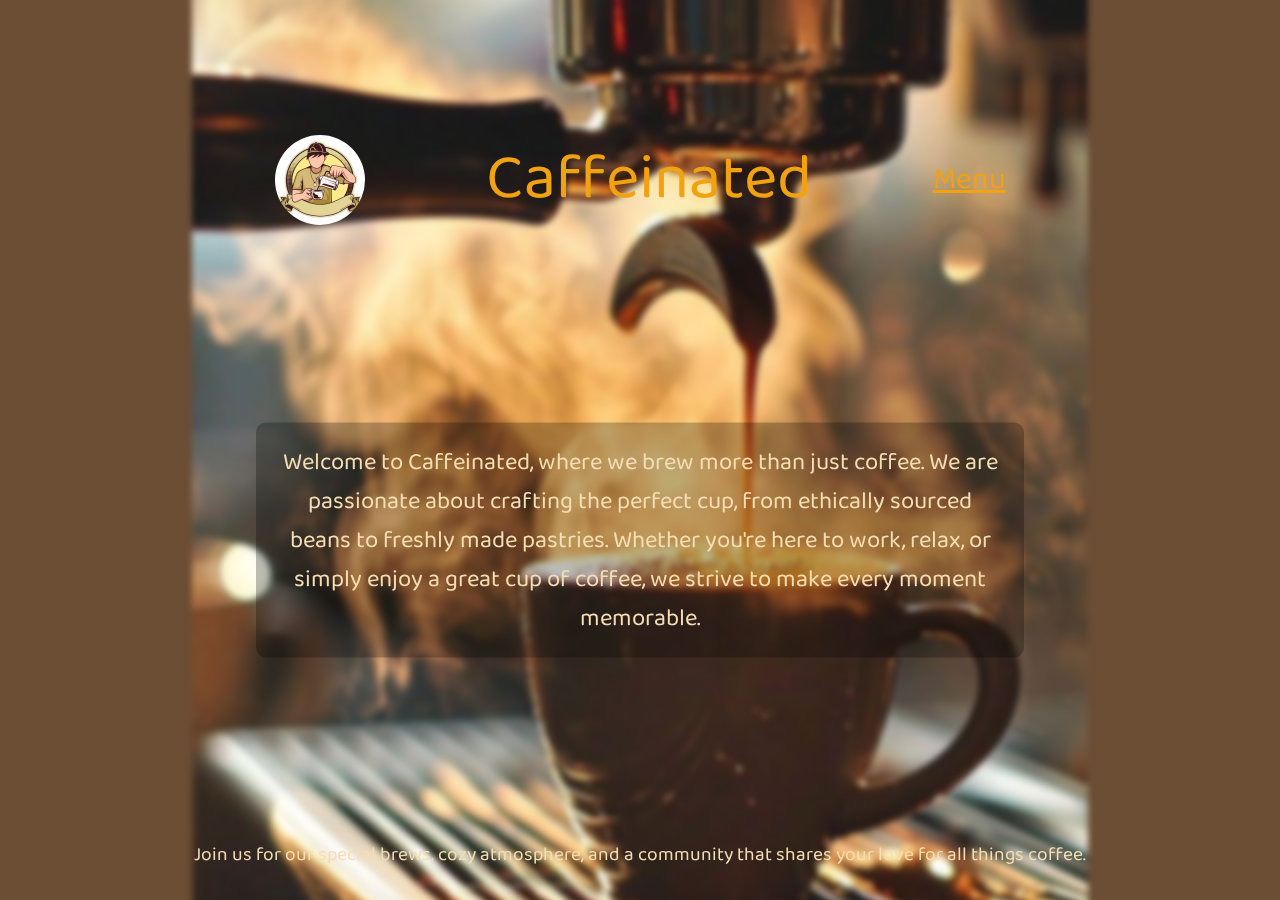
<file: index.html>
<!DOCTYPE html>
<html lang="en">
<head>
    <link rel="preconnect" href="https://fonts.googleapis.com">
    <link rel="preconnect" href="https://fonts.gstatic.com" crossorigin>
    <link href="https://fonts.googleapis.com/css2?family=Baloo+Bhai+2:wght@400..800&display=swap" rel="stylesheet">
    <meta charset="UTF-8">
    <meta name="viewport" content="width=device-width, initial-scale=1.0">
    <title>Caffeinated</title>
    <link rel="shortcut icon" href="logo2.jpeg" type="image/x-icon">
    <link rel="stylesheet" href="styles.css"> <!-- Link to CSS -->
</head>
<body>
    <div class="background"></div> <!-- Background div -->

    <div class="image-container"> <!-- New container for image and header -->
        <img src="images\Hot Coffee ☕.jpeg" alt="Main Image" class="main-image"> <!-- Main image -->

        <div class="header"> <!-- Header div for site name and menu -->
            <img src="images\logo2.jpeg" alt="Logo" class="logo"> <!-- Logo -->
            <span class="site-name">Caffeinated</span>
            <div class="menu-title"><a href="menu.html">Menu</a></div> <!-- Menu title -->
        </div>
        <div class="about-us">
            <p>
                Welcome to Caffeinated, where we brew more than just coffee. We are passionate about crafting
                the perfect cup, from ethically sourced beans to freshly made pastries. Whether you're here to work,
                relax, or simply enjoy a great cup of coffee, we strive to make every moment memorable.
            </p>
        </div>
        <div class="footer-text">
            Join us for our special brews, cozy atmosphere, and a community that shares your love for all things coffee.
        </div>
        
        
        
    </div>
</body>
</html>
</file>
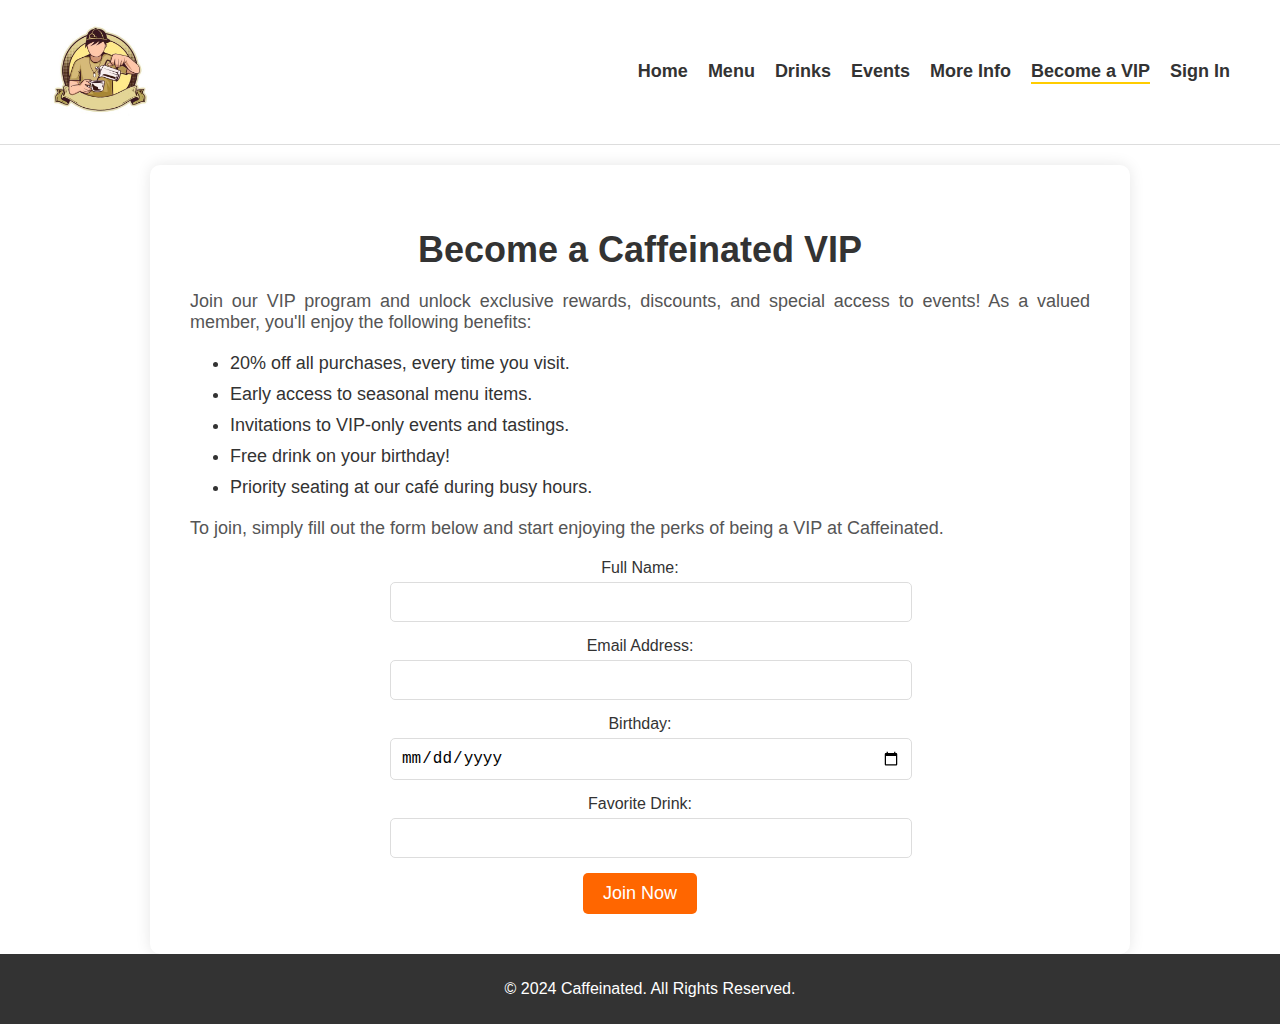
<file: become-vip.html>
<!DOCTYPE html>
<html lang="en">
<head>
    <link rel="preconnect" href="https://fonts.googleapis.com">
    <link rel="preconnect" href="https://fonts.gstatic.com" crossorigin>
    <link href="https://fonts.googleapis.com/css2?family=Baloo+Bhai+2:wght@400..800&display=swap" rel="stylesheet">
    <meta charset="UTF-8">
    <meta name="viewport" content="width=device-width, initial-scale=1.0">
    <title>Become a VIP - Caffeinated</title>
    <link rel="shortcut icon" href="images\logo2.jpeg" type="image/x-icon">
    <link rel="stylesheet" href="become-vip.css"> <!-- Link to VIP CSS -->
</head>
<body>
    <!-- Navigation -->
    <header>
        <div class="logo">
            <img src="images\logo2.jpeg" alt="Caffeinated Logo">
        </div>
        <nav>
            <a href="index.html">Home</a>
            <a href="menu.html">Menu</a>
            <a href="drinks.html">Drinks</a>
            <a href="events.html">Events</a>
            <a href="moreinfo.html">More Info</a>
            <a href="become-vip.html" class="active">Become a VIP</a>
            <a href="sign-in.html">Sign In</a>
        </nav>
    </header>

    <!-- VIP Section -->
    <section class="vip-section">
        <h1>Become a Caffeinated VIP</h1>
        <p>Join our VIP program and unlock exclusive rewards, discounts, and special access to events! As a valued member, you'll enjoy the following benefits:</p>

        <ul class="vip-benefits">
            <li>20% off all purchases, every time you visit.</li>
            <li>Early access to seasonal menu items.</li>
            <li>Invitations to VIP-only events and tastings.</li>
            <li>Free drink on your birthday!</li>
            <li>Priority seating at our café during busy hours.</li>
        </ul>

        <p>To join, simply fill out the form below and start enjoying the perks of being a VIP at Caffeinated.</p>

        <form class="vip-form">
            <div class="form-group">
                <label for="name">Full Name:</label>
                <input type="text" id="name" name="name" required>
            </div>
            <div class="form-group">
                <label for="email">Email Address:</label>
                <input type="email" id="email" name="email" required>
            </div>
            <div class="form-group">
                <label for="birthday">Birthday:</label>
                <input type="date" id="birthday" name="birthday" required>
            </div>
            <div class="form-group">
                <label for="favorite-drink">Favorite Drink:</label>
                <input type="text" id="favorite-drink" name="favorite-drink">
            </div>
            <button type="submit" class="submit-btn">Join Now</button>
        </form>
    </section>

    <!-- Footer -->
    <footer>
        <p>&copy; 2024 Caffeinated. All Rights Reserved.</p>
    </footer>
</body>
</html>
</file>
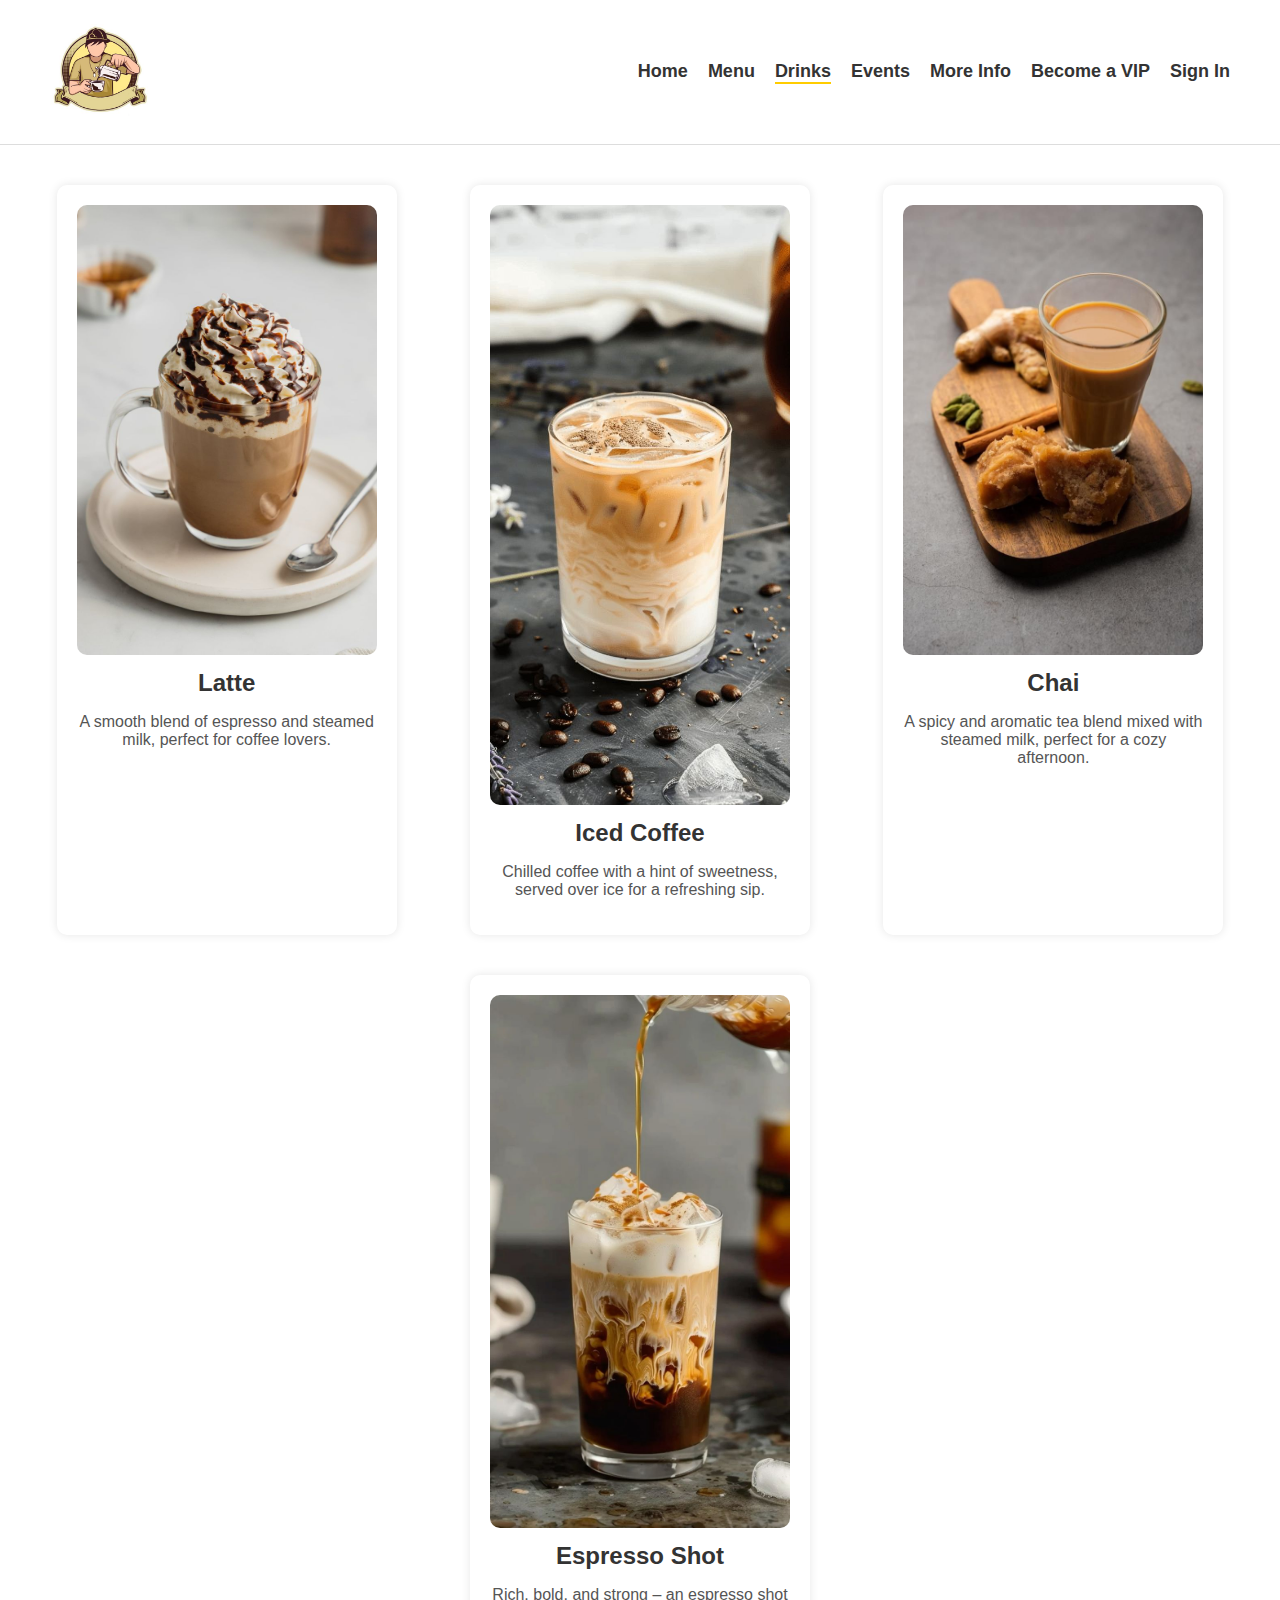
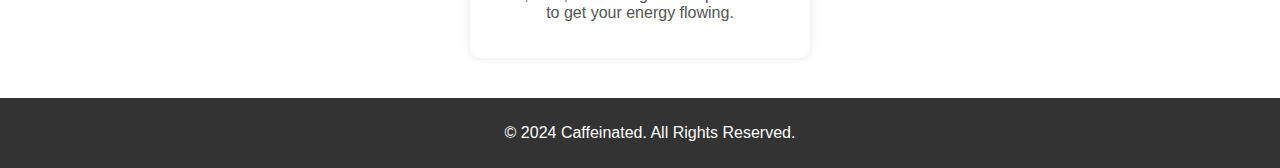
<file: drinks.html>
<!DOCTYPE html>
<html lang="en">
<head>
    <link rel="preconnect" href="https://fonts.googleapis.com">
    <link rel="preconnect" href="https://fonts.gstatic.com" crossorigin>
    <link href="https://fonts.googleapis.com/css2?family=Baloo+Bhai+2:wght@400..800&display=swap" rel="stylesheet">
    <meta charset="UTF-8">
    <meta name="viewport" content="width=device-width, initial-scale=1.0">
    <title>Drinks - Caffeinated</title>
    <link rel="shortcut icon" href="images\logo2.jpeg" type="image/x-icon">
    <link rel="stylesheet" href="drinks.css"> <!-- Link to the CSS for Drinks -->
</head>
<body>
    <!-- Navigation -->
    <header>
        <div class="logo">
            <img src="images\logo2.jpeg" alt="Caffeinated Logo">
        </div>
        <nav>
            <a href="index.html">Home</a>
            <a href="menu.html">Menu</a>
            <a href="drinks.html" class="active">Drinks</a>
            <a href="events.html">Events</a>
            <a href="moreinfo.html">More Info</a>
            <a href="become-vip.html">Become a VIP</a>
            <a href="sign-in.html">Sign In</a>
        </nav>
    </header>

    <!-- Drinks Section -->
    <section class="menu-items">
        <!-- Drink Item 1 -->
        <div class="menu-item">
            <img src="images\Homemade Hot Mocha Latte.jpeg" alt="Latte">
            <div class="item-info">
                <h2>Latte</h2>
                <p>A smooth blend of espresso and steamed milk, perfect for coffee lovers.</p>
            </div>
        </div>

        <!-- Drink Item 2 -->
        <div class="menu-item">
            <img src="images\Lavender Honey Iced Coffee [15 Minutes].jpeg" alt="Iced Coffee">
            <div class="item-info">
                <h2>Iced Coffee</h2>
                <p>Chilled coffee with a hint of sweetness, served over ice for a refreshing sip.</p>
            </div>
        </div>

        <!-- Drink Item 3 -->
        <div class="menu-item">
            <img src="images\Download Jaggery tea or Gur ki chai with ingredients like gud, ginger or adrak, green cardamom and cinnamon for free.jpeg" alt="Chai Latte">
            <div class="item-info">
                <h2>Chai</h2>
                <p>A spicy and aromatic tea blend mixed with steamed milk, perfect for a cozy afternoon.</p>
            </div>
        </div>

        <!-- Drink Item 4 -->
        <div class="menu-item">
            <img src="images\coffee espresso icedcoffee morningcoffee vlog dailyvlog coffeerecipes coffecorner foodie aesthetic.jpeg" alt="Espresso Shot">
            <div class="item-info">
                <h2>Espresso Shot</h2>
                <p>Rich, bold, and strong – an espresso shot to get your energy flowing.</p>
            </div>
        </div>
    </section>

    <!-- Footer -->
    <footer>
        <p>&copy; 2024 Caffeinated. All Rights Reserved.</p>
    </footer>
</body>
</html>
</file>
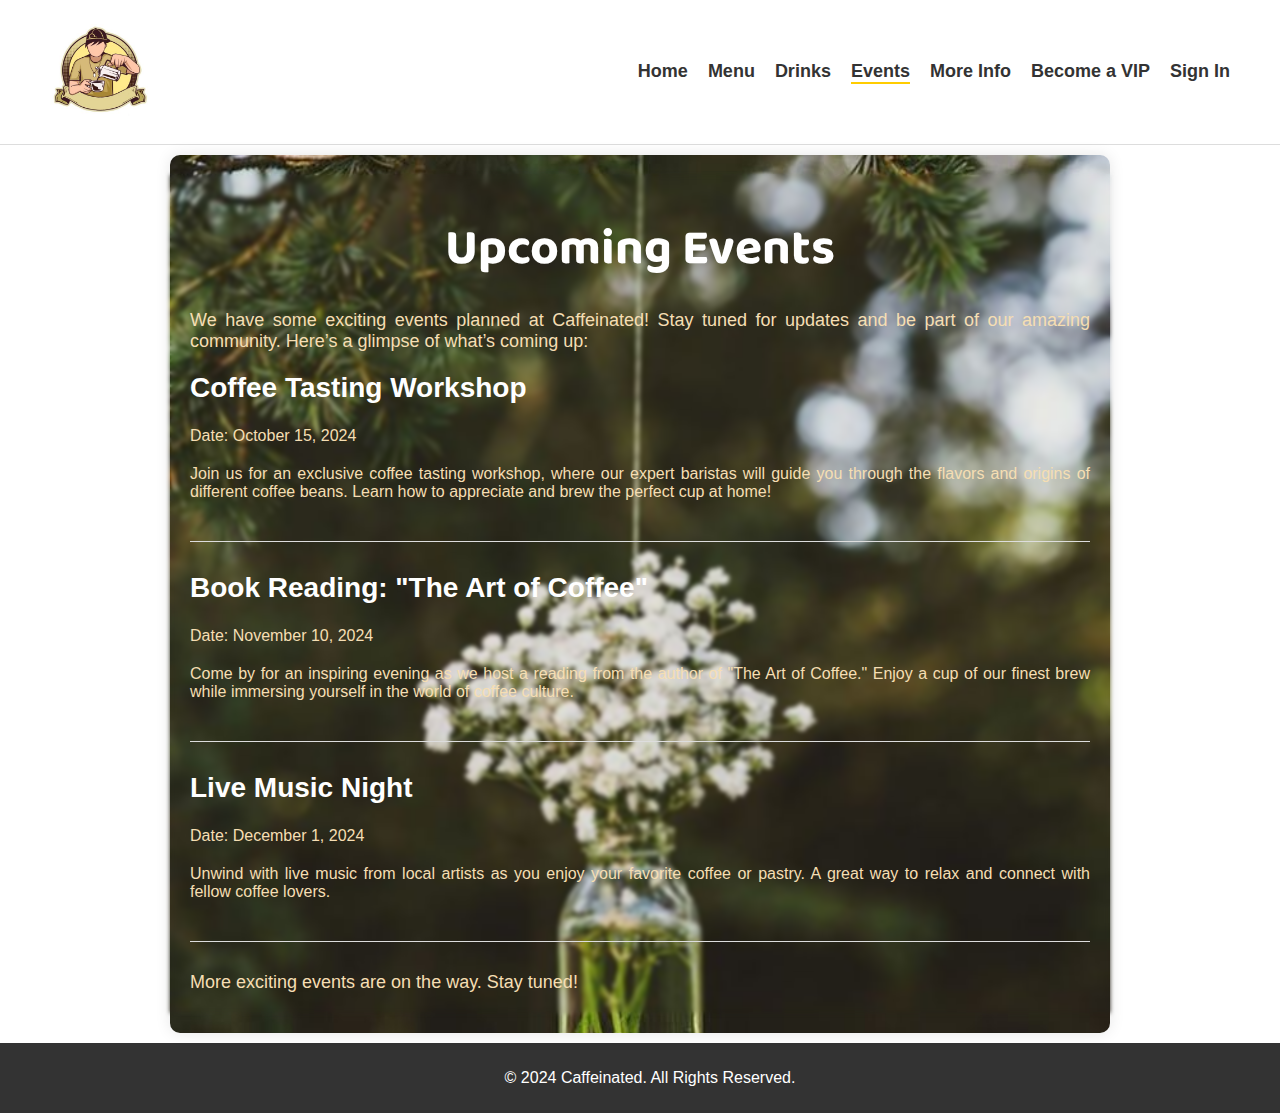
<file: events.html>
<!DOCTYPE html>
<html lang="en">
<head>
    <link rel="preconnect" href="https://fonts.googleapis.com">
    <link rel="preconnect" href="https://fonts.gstatic.com" crossorigin>
    <link href="https://fonts.googleapis.com/css2?family=Baloo+Bhai+2:wght@400..800&display=swap" rel="stylesheet">
    <meta charset="UTF-8">
    <meta name="viewport" content="width=device-width, initial-scale=1.0">
    <title>Events - Caffeinated</title>
    <link rel="shortcut icon" href="images\logo2.jpeg" type="image/x-icon">
    <link rel="stylesheet" href="events.css"> <!-- Link to the Events CSS -->
</head>
<body>
    <!-- Navigation -->
    <header>
        <div class="logo">
            <img src="images\logo2.jpeg" alt="Caffeinated Logo">
        </div>
        <nav>
            <a href="index.html">Home</a>
            <a href="menu.html">Menu</a>
            <a href="drinks.html">Drinks</a>
            <a href="events.html" class="active">Events</a>
            <a href="moreinfo.html">More Info</a>
            <a href="become-vip.html">Become a VIP</a>
            <a href="sign-in.html">Sign In</a>
        </nav>
    </header>

    <!-- Events Section -->
    <section class="events">
        <h1>Upcoming Events</h1>
        <p>We have some exciting events planned at Caffeinated! Stay tuned for updates and be part of our amazing community. Here’s a glimpse of what’s coming up:</p>
        
        <div class="event-item">
            <h2>Coffee Tasting Workshop</h2>
            <p>Date: October 15, 2024</p>
            <p>Join us for an exclusive coffee tasting workshop, where our expert baristas will guide you through the flavors and origins of different coffee beans. Learn how to appreciate and brew the perfect cup at home!</p>
        </div>

        <div class="event-item">
            <h2>Book Reading: "The Art of Coffee"</h2>
            <p>Date: November 10, 2024</p>
            <p>Come by for an inspiring evening as we host a reading from the author of "The Art of Coffee." Enjoy a cup of our finest brew while immersing yourself in the world of coffee culture.</p>
        </div>

        <div class="event-item">
            <h2>Live Music Night</h2>
            <p>Date: December 1, 2024</p>
            <p>Unwind with live music from local artists as you enjoy your favorite coffee or pastry. A great way to relax and connect with fellow coffee lovers.</p>
        </div>

        <p class="coming-soon">More exciting events are on the way. Stay tuned!</p>
    </section>

    <!-- Footer -->
    <footer>
        <p>&copy; 2024 Caffeinated. All Rights Reserved.</p>
    </footer>
</body>
</html>
</file>
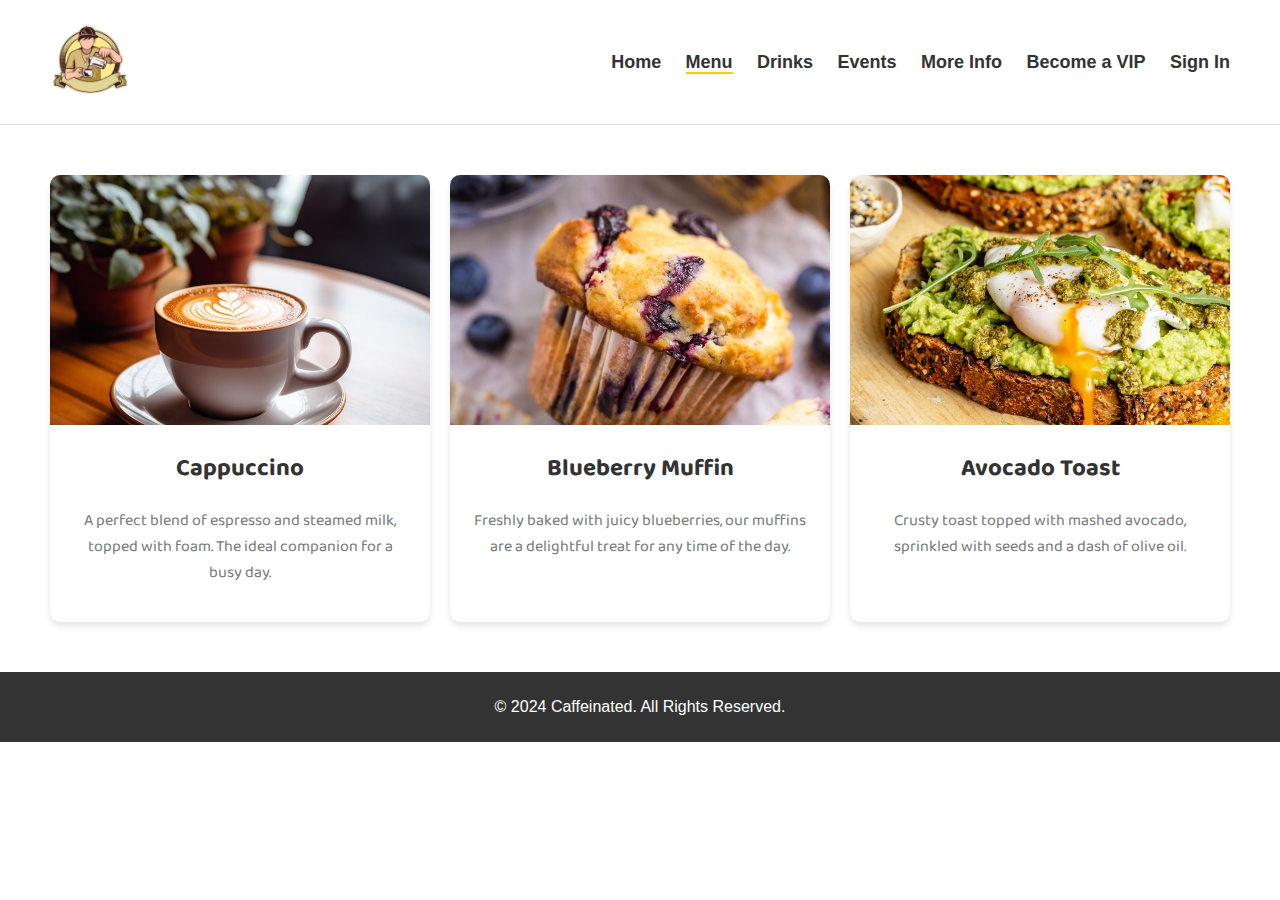
<file: menu.html>
<!DOCTYPE html>
<html lang="en">
<head>
    <link rel="preconnect" href="https://fonts.googleapis.com">
    <link rel="preconnect" href="https://fonts.gstatic.com" crossorigin>
    <link href="https://fonts.googleapis.com/css2?family=Baloo+Bhai+2:wght@400..800&display=swap" rel="stylesheet">
    <meta charset="UTF-8">
    <meta name="viewport" content="width=device-width, initial-scale=1.0">
    <title>Menu - Caffeinated</title>
    <link rel="shortcut icon" href="images\logo2.jpeg" type="image/x-icon">
    <link rel="stylesheet" href="menu.css"> <!-- Link to your CSS -->
</head>
<body>
    <!-- Navigation -->
    <header>
        <div class="logo">
            <img src="images\logo2.jpeg" alt="Caffeinated Logo">
        </div>
        <nav>
            <a href="index.html">Home</a>
            <a href="menu.html" class="active">Menu</a>
            <a href="drinks.html">Drinks</a>
            <a href="events.html">Events</a>
            <a href="moreinfo.html">More Info</a>
            <a href="become-vip.html">Become a VIP</a>
            <a href="sign-in.html">Sign In</a>
        </nav>
    </header>
        <!-- Menu Items Section -->
        <section class="menu-items">
            <!-- Food Item 1 -->
            <div class="menu-item">
                <img src="images\cappuccino.jpeg" alt="Cappuccino">
                <div class="item-info">
                    <h2>Cappuccino</h2>
                    <p>A perfect blend of espresso and steamed milk, topped with foam. The ideal companion for a busy day.</p>
                </div>
            </div>
            
            <!-- Food Item 2 -->
            <div class="menu-item">
                <img src="images\Blueberry Muffin.jpeg" alt="Blueberry Muffin">
                <div class="item-info">
                    <h2>Blueberry Muffin</h2>
                    <p>Freshly baked with juicy blueberries, our muffins are a delightful treat for any time of the day.</p>
                </div>
            </div>
    
            <!-- Food Item 3 -->
            <div class="menu-item">
                <img src="images\Avocado Toast.jpeg" alt="Avocado Toast">
                <div class="item-info">
                    <h2>Avocado Toast</h2>
                    <p>Crusty toast topped with mashed avocado, sprinkled with seeds and a dash of olive oil.</p>
                </div>
            </div>
            
        </section>
    

    <!-- Footer -->
    <footer>
        <p>&copy; 2024 Caffeinated. All Rights Reserved.</p>
    </footer>
</body>
</html>
</file>
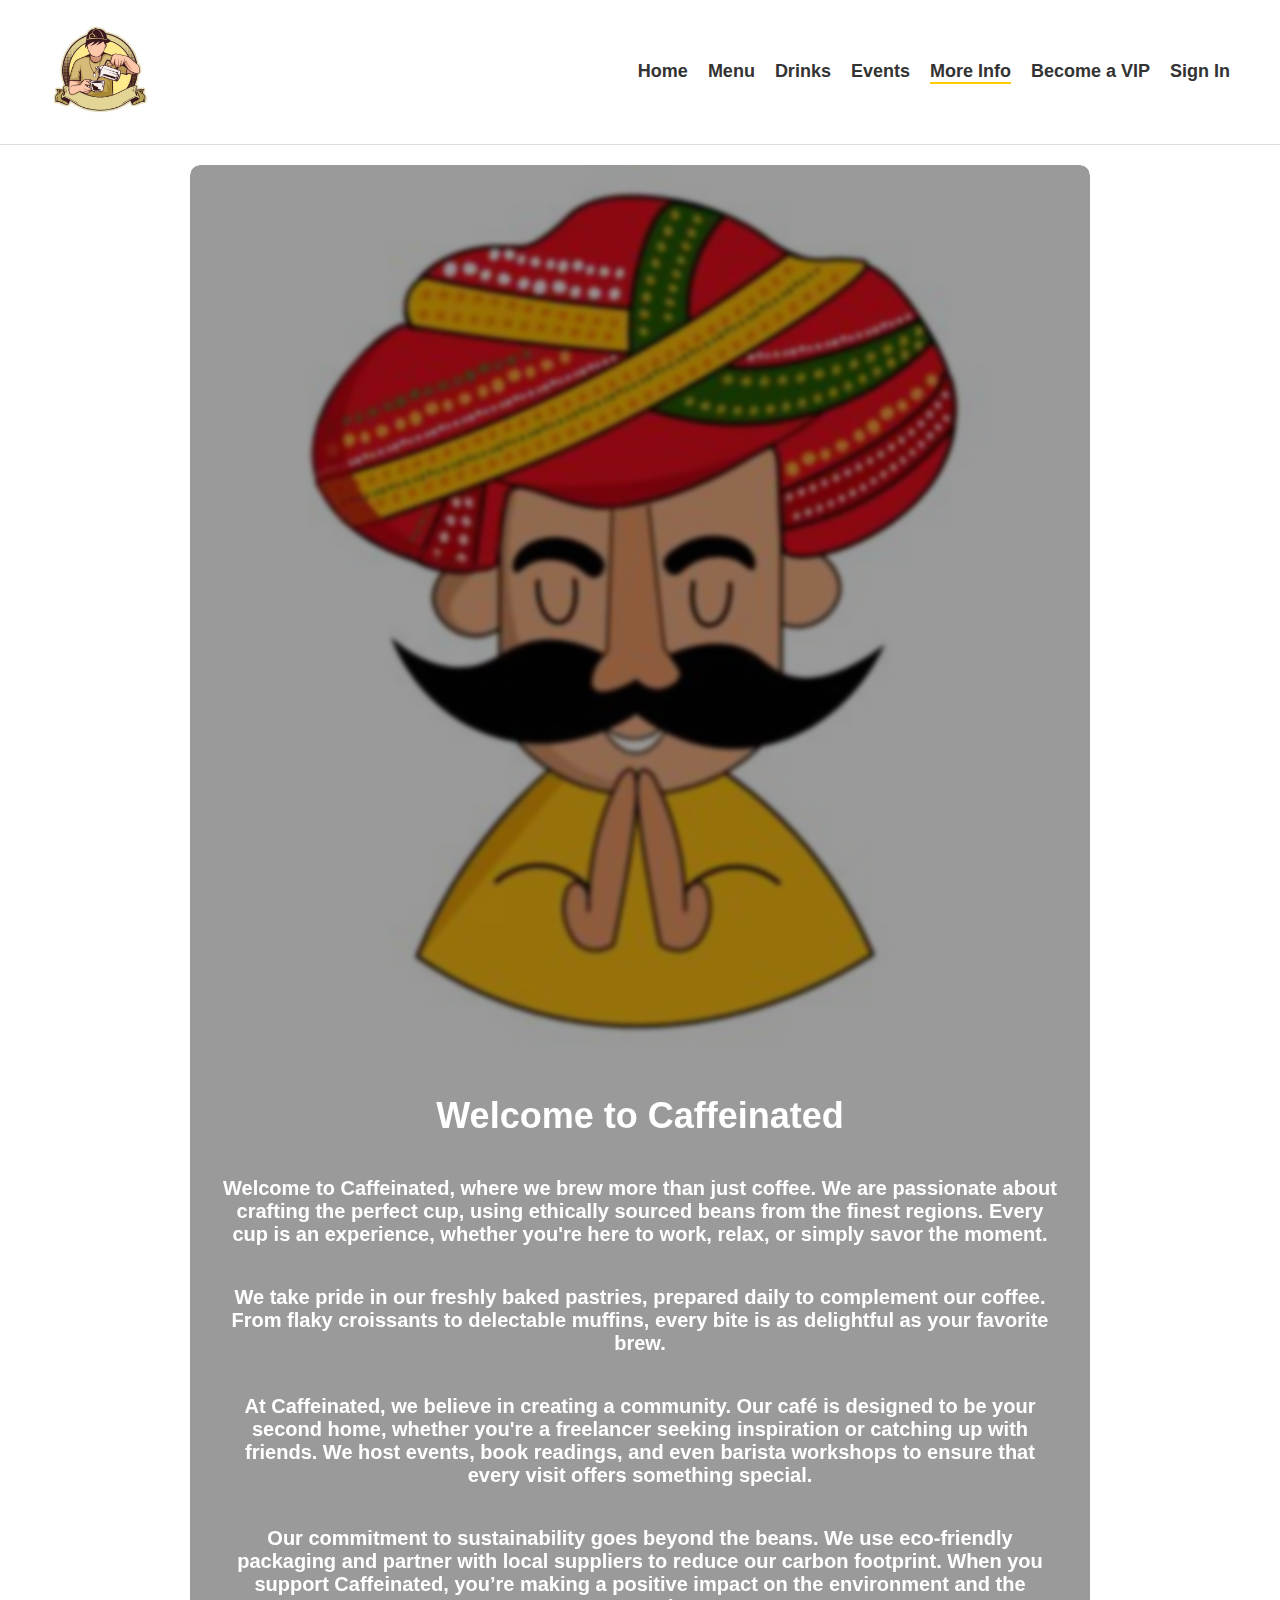
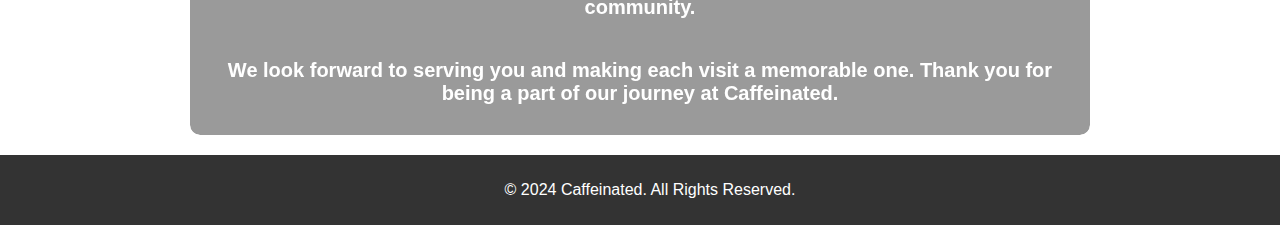
<file: moreinfo.html>
<!DOCTYPE html>
<html lang="en">
<head>
    <link rel="preconnect" href="https://fonts.googleapis.com">
    <link rel="preconnect" href="https://fonts.gstatic.com" crossorigin>
    <link href="https://fonts.googleapis.com/css2?family=Baloo+Bhai+2:wght@400..800&display=swap" rel="stylesheet">
    <meta charset="UTF-8">
    <meta name="viewport" content="width=device-width, initial-scale=1.0">
    <title>More Info - Caffeinated</title>
    <link rel="shortcut icon" href="images\logo2.jpeg" type="image/x-icon">
    <link rel="stylesheet" href="moreinfo.css"> <!-- Link to the CSS for More Info -->
</head>
<body>
    <!-- Navigation -->
    <header>
        <div class="logo">
            <img src="images\logo2.jpeg" alt="Caffeinated Logo">
        </div>
        <nav>
            <a href="index.html">Home</a>
            <a href="menu.html">Menu</a>
            <a href="drinks.html">Drinks</a>
            <a href="events.html">Events</a>
            <a href="moreinfo.html" class="active">More Info</a>
            <a href="become-vip.html">Become a VIP</a>
            <a href="sign-in.html">Sign In</a>
        </nav>
    </header>

    <!-- More Info Section -->
    <section class="more-info">
        <img src="images/welcome.jpeg" alt="Background Image">
        <h1>Welcome to Caffeinated</h1>
        <p>
            Welcome to <strong>Caffeinated</strong>, where we brew more than just coffee. We are passionate about crafting the perfect cup, using ethically sourced beans from the finest regions. Every cup is an experience, whether you're here to work, relax, or simply savor the moment.
        </p>
        <p>
            We take pride in our freshly baked pastries, prepared daily to complement our coffee. From flaky croissants to delectable muffins, every bite is as delightful as your favorite brew.
        </p>
        <p>
            At Caffeinated, we believe in creating a community. Our café is designed to be your second home, whether you're a freelancer seeking inspiration or catching up with friends. We host events, book readings, and even barista workshops to ensure that every visit offers something special.
        </p>
        <p>
            Our commitment to sustainability goes beyond the beans. We use eco-friendly packaging and partner with local suppliers to reduce our carbon footprint. When you support Caffeinated, you’re making a positive impact on the environment and the community.
        </p>
        <p>
            We look forward to serving you and making each visit a memorable one. Thank you for being a part of our journey at <strong>Caffeinated</strong>.
        </p>
    </section>

    <!-- Footer -->
    <footer>
        <p>&copy; 2024 Caffeinated. All Rights Reserved.</p>
    </footer>
</body>
</html>
</file>
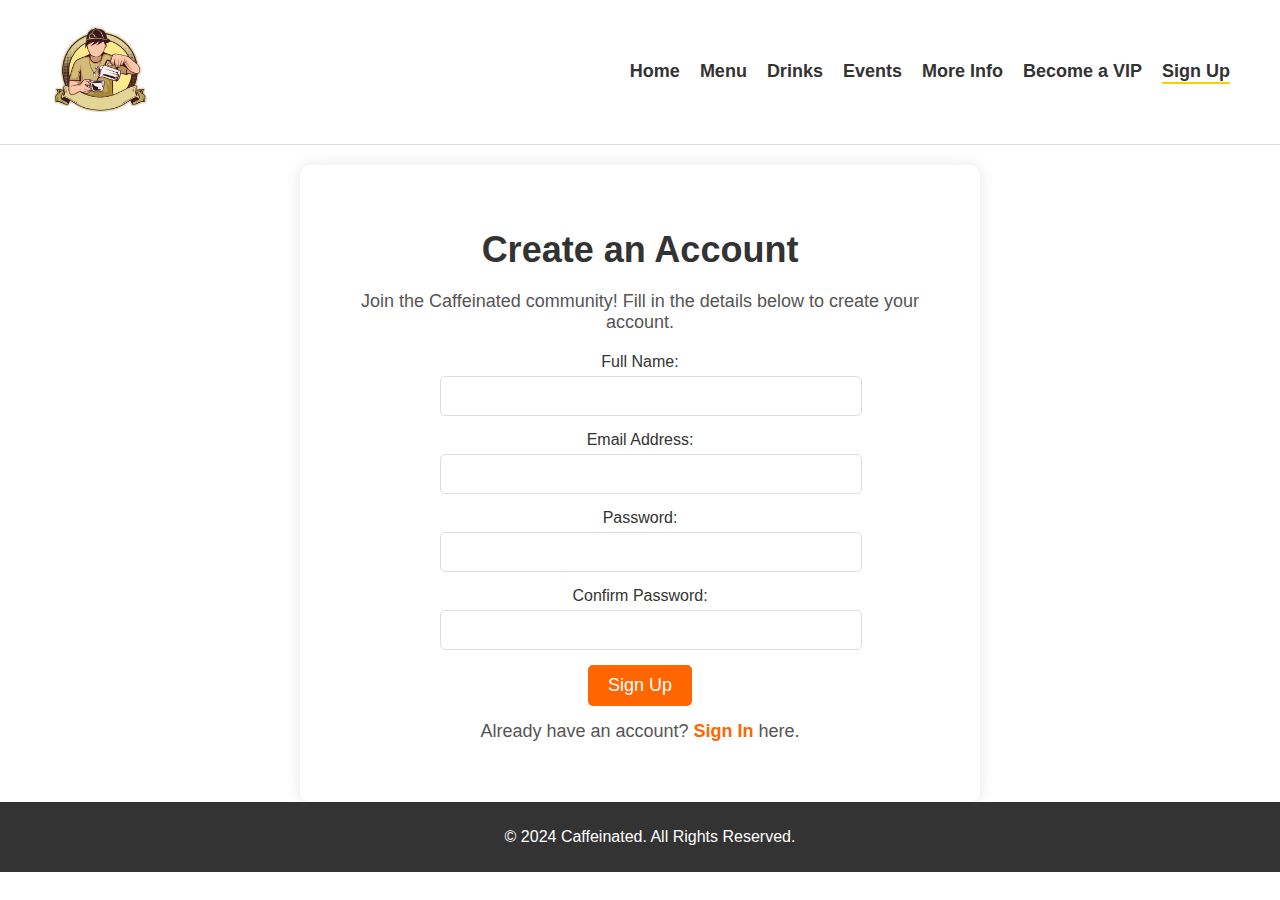
<file: sign-in.html>
<!DOCTYPE html>
<html lang="en">
<head>
    <link rel="preconnect" href="https://fonts.googleapis.com">
    <link rel="preconnect" href="https://fonts.gstatic.com" crossorigin>
    <link href="https://fonts.googleapis.com/css2?family=Baloo+Bhai+2:wght@400..800&display=swap" rel="stylesheet">
    <meta charset="UTF-8">
    <meta name="viewport" content="width=device-width, initial-scale=1.0">
    <title>Sign Up - Caffeinated</title>
    <link rel="shortcut icon" href="images\logo2.jpeg" type="image/x-icon">
    <link rel="stylesheet" href="sign-in.css"> <!-- Link to Sign-Up CSS -->
</head>
<body>
    <!-- Navigation -->
    <header>
        <div class="logo">
            <img src="images\logo2.jpeg" alt="Caffeinated Logo">
        </div>
        <nav>
            <a href="index.html">Home</a>
            <a href="menu.html">Menu</a>
            <a href="drinks.html">Drinks</a>
            <a href="events.html">Events</a>
            <a href="more-info.html">More Info</a>
            <a href="become-vip.html">Become a VIP</a>
            <a href="sign-in.html" class="active">Sign Up</a>
        </nav>
    </header>

    <!-- Sign Up Form -->
    <section class="sign-up-section">
        <h1>Create an Account</h1>
        <p>Join the Caffeinated community! Fill in the details below to create your account.</p>

        <form class="sign-up-form">
            <div class="form-group">
                <label for="full-name">Full Name:</label>
                <input type="text" id="full-name" name="full-name" required>
            </div>
            <div class="form-group">
                <label for="email">Email Address:</label>
                <input type="email" id="email" name="email" required>
            </div>
            <div class="form-group">
                <label for="password">Password:</label>
                <input type="password" id="password" name="password" required>
            </div>
            <div class="form-group">
                <label for="confirm-password">Confirm Password:</label>
                <input type="password" id="confirm-password" name="confirm-password" required>
            </div>
            <button type="submit" class="submit-btn">Sign Up</button>
        </form>

        <p class="already-have-account">
            Already have an account? <a href="sign-in.html">Sign In</a> here.
        </p>
    </section>

    <!-- Footer -->
    <footer>
        <p>&copy; 2024 Caffeinated. All Rights Reserved.</p>
    </footer>
</body>
</html>
</file>
<file: styles.css>
* {
    margin: 0;
    padding: 0;
    box-sizing: border-box;
}

body, html {
    height: 100%;
    width: 100%;
}

/* Background Styling */
.background {
    position: fixed;
    top: 0;
    left: 0;
    width: 100%;
    height: 100%;
    background-color: #533214dc;
    backdrop-filter: blur(15px);
    z-index: 1;
}

/* Image and header container */
.image-container {
    position: relative;
    display: flex;
    justify-content: center;
    align-items: center;
    height: 100%;
    flex-direction: column;
    overflow: hidden; /* Prevent overflow */
    max-width: 100vw;
    z-index: 2;
}

/* Main Image Styles */
.main-image {
    position: relative;
    z-index: 2;
    width: 70%; /* Default size for large screens */
    height: auto;
    max-width: 100%;
    filter: blur(3px);
}

/* Header - stays within the image */
.header {
    position: absolute;
    top: 20%;
    left: 50%;
    transform: translate(-50%, -50%);
    display: flex;
    align-items: center;
    z-index: 3;
    flex-direction: row;
    justify-content: space-around;
    width: 100%; /* Make sure header stretches fully */
    max-width: 90%; /* Ensure content doesn’t spill out of the image */
    padding: 0 150px;
}

.logo {
    width: 90px;
    height: 90px;
    border-radius: 50%;
    object-fit: cover;
}

.site-name {
    font-family: "Baloo Bhai 2", sans-serif;
    font-size: 4rem;
    color: rgb(240, 162, 16);
}

.menu-title a {
    font-family: "Baloo Bhai 2", sans-serif;
    font-size: 30px;
    color: rgb(240, 162, 16);
    
}

/* About Us Section */
.about-us {
    position: absolute;
    top: 60%;
    left: 50%;
    transform: translate(-50%, -50%);
    text-align: center;
    z-index: 3;
    width: 60%;
    color: wheat;
    background-color: rgba(0, 0, 0, 0.253);
    padding: 20px;
    border-radius: 10px;
    font-size: 1.5rem;
    font-family: "Baloo Bhai 2", sans-serif;
}

/* Footer Section */
.footer-text {
    position: absolute;
    bottom: 20px;
    width: 100%;
    z-index: 3;
    text-align: center;
    font-size: 1.2rem;
    color: wheat;
    font-family: "Baloo Bhai 2", sans-serif;
    padding: 10px;
}

/* Media Queries for Responsiveness */

/* For Tablets (768px - 1024px) */
@media (max-width: 1024px) {
    .main-image {
        width: 85%; /* Adjust image size for tablets */
        max-width: 100%;
    }

    .header {
        top: 15%;
        max-width: 90%;
        flex-direction: row;
        justify-content: space-between;
    }

    .site-name {
        font-size: 3rem; /* Reduce site name font size */
    }

    .about-us {
        width: 80%; /* Make the about section more compact */
        font-size: 1rem;
    }

    .footer-text {
        font-size: 16px; /* Adjust footer font size */
        padding: 10px 20px;
    }
}

/* For Smaller Tablets and Phones (480px - 767px) */
@media (max-width: 768px) {
    .main-image {
        width: 90%;
        max-width: 100%;
    }

    .header {
        top: 10%;
        flex-direction: column;
        align-items: center;
    }

    .site-name {
        font-size: 2.5rem; /* Smaller font for mobile */
    }

    .about-us {
        width: 85%;
        font-size: 0.9rem; /* Smaller text */
    }

    .footer-text {
        font-size: 14px;
        padding: 8px 15px;
    }
}

/* For Mobile Phones (Less than 480px) */
@media (max-width: 480px) {
    .main-image {
        width: 95%;
        max-width: 100%;
    }

    .header {
        top: 8%;
        flex-direction: column;
        align-items: center;
    }

    .site-name {
        font-size: 2rem;
    }

    .about-us {
        width: 90%;
        font-size: 0.8rem;
    }

    .footer-text {
        font-size: 12px; /* Smallest font size for small phones */
        padding: 5px 10px;
    }
}
</file>
<file: become-vip.css>
/* General Styles */
body {
    margin: 0;
    padding: 0;
    font-family: 'Arial', sans-serif;
    box-sizing: border-box;
    color: #333;
}
/* Header Navigation */
header {
    display: flex;
    justify-content: space-between;
    align-items: center;
    padding: 20px 50px;
    background-color: white;
    border-bottom: 1px solid #ddd;;
}

header .logo img {
    width: 100px;
}

nav {
    display: flex;
}

nav a {
    margin-left: 20px;
    color: #333;
    text-decoration: none;
    font-size: 18px;
    font-weight: bold;
}

nav a.active {
    border-bottom: 2px solid #ffcc00;
}
nav a:hover {
    color: #ffcc00;
}

/* VIP Section */
.vip-section {
    padding: 40px;
    max-width: 900px;
    margin: auto;
    background-color: white;
    border-radius: 10px;
    box-shadow: 0 0 15px rgba(0, 0, 0, 0.1);
    margin-top: 20px;
    text-align: center;
}

.vip-section h1 {
    font-size: 36px;
    color: #333;
    margin-bottom: 20px;
}

.vip-section p {
    font-size: 18px;
    color: #555;
    margin-bottom: 20px;
    text-align: justify;
}

.vip-benefits {
    list-style-type: disc;
    text-align: left;
    margin-bottom: 20px;
    padding-left: 40px;
    color: #333;
}

.vip-benefits li {
    font-size: 18px;
    margin-bottom: 10px;
}

/* VIP Form */
.vip-form {
    display: flex;
    flex-direction: column;
    align-items: center;
}

.form-group {
    margin-bottom: 15px;
    width: 100%;
    max-width: 500px;
}

.form-group label {
    font-size: 16px;
    color: #333;
    display: block;
    margin-bottom: 5px;
}

.form-group input {
    width: 100%;
    padding: 10px;
    font-size: 16px;
    border: 1px solid #ddd;
    border-radius: 5px;
}

.submit-btn {
    background-color: #ff6600;
    color: white;
    padding: 10px 20px;
    border: none;
    border-radius: 5px;
    font-size: 18px;
    cursor: pointer;
    transition: background-color 0.3s;
}

.submit-btn:hover {
    background-color: #e65c00;
}

/* Footer */
footer {
    text-align: center;
    padding: 10px;
    background-color: #333;
    color: white;
    position: relative;
    width: 100%;
    bottom: 0;
}

/* Responsive Design */
@media (max-width: 768px) {
    nav {
        flex-direction: column;
        align-items: flex-start;
    }

    nav a {
        margin: 10px 0;
    }

    .vip-section {
        padding: 20px;
        width: 90%;
    }

    .vip-section h1 {
        font-size: 28px;
    }

    .vip-section p, .vip-benefits li {
        font-size: 16px;
    }
}
</file>
<file: drinks.css>
/* General Styles */
body {
    margin: 0;
    padding: 0;
    font-family: 'Arial', sans-serif;
    box-sizing: border-box;
    color: #333;
}


/* Header Navigation */
header {
    display: flex;
    justify-content: space-between;
    align-items: center;
    padding: 20px 50px;
    background-color: white;
    border-bottom: 1px solid #ddd;
}

header .logo img {
    width: 100px;
}

nav {
    display: flex;
}

nav a {
    margin-left: 20px;
    color: #333;
    text-decoration: none;
    font-size: 18px;
    font-weight: bold;
}

nav a.active {
    border-bottom: 2px solid #ffcc00;
}
nav a:hover {
    color: #ffcc00;
}

/* Drinks Items Section */
.menu-items {
    display: flex;
    flex-wrap: wrap;
    justify-content: space-around;
    padding: 20px;
    transition: transform 0.3s ease;
}

.menu-item {
    background-color: white;
    margin: 20px;
    padding: 20px;
    width: 300px;
    box-shadow: 0 0 10px rgba(0, 0, 0, 0.1);
    border-radius: 10px;
    text-align: center;
    transition: transform 0.3s ease;
}
.menu-item:hover{
    transform: translateY(-10px);
    transform: scale(1.05);
}

.menu-item img {
    width: 100%;
    border-radius: 10px;
}

.item-info h2 {
    font-size: 24px;
    margin: 10px 0;
}

.item-info p {
    font-size: 16px;
    color: #555;
}

/* Footer */
footer {
    text-align: center;
    padding: 10px;
    background-color: #333;
    color: white;
    position: relative;
    width: 100%;
    bottom: 0;
}

/* Responsive Design */
@media (max-width: 768px) {
    nav {
        flex-direction: column;
        align-items: flex-start;
    }

    nav a {
        margin: 10px 0;
    }

    .menu-items {
        flex-direction: column;
        align-items: center;
    }

    .menu-item {
        width: 90%;
    }
}
</file>
<file: events.css>
/* General Styles */
body {
    margin: 0;
    padding: 0;
    font-family: 'Arial', sans-serif;
    box-sizing: border-box;
    color: #333;
}

/* Header Navigation */
header {
    display: flex;
    justify-content: space-between;
    align-items: center;
    padding: 20px 50px;
    background-color: white;
    border-bottom: 1px solid #ddd;
}

header .logo img {
    width: 100px;
}

nav {
    display: flex;
}

nav a {
    margin-left: 20px;
    color: #333;
    text-decoration: none;
    font-size: 18px;
    font-weight: bold;
}

nav a.active {
    border-bottom: 2px solid #ffcc00;
}
nav a:hover {
    color: #ffcc00;
}

/* Events Section */
.events {
    padding: 40px;
    max-width: 900px;
    margin: auto;
    background-color: white;
    border-radius: 10px;
    box-shadow: 0 0 15px rgba(0, 0, 0, 0.1);
    margin-top: 20px;
    /* filter: blur(1px); */
}

.events h1 {
    font-size: 50px;
    color: white;
    text-align: center;
    margin-bottom: 20px;
    font-family: "Baloo Bhai 2", sans-serif;
}

.events p {
    font-size: 18px;
    color: wheat;
    margin-bottom: 20px;
    text-align: justify;
}

.event-item {
    margin-bottom: 30px;
    border-bottom: 1px solid #ddd;
    padding-bottom: 20px;
}

.event-item h2 {
    font-size: 28px;
    color: white;
    margin-top: 0;
}

.event-item p {
    font-size: 16px;
    color: wheat;
    margin-top: 5px;
}

.coming-soon {
    font-size: 18px;
    color: #ff6600;
    text-align: center;
}

/* Footer */
footer {
    text-align: center;
    padding: 10px;
    background-color: #333;
    color: white;
    position: relative;
    width: 100%;
    bottom: 0;
}

/* Responsive Design */
@media (max-width: 768px) {
    nav {
        flex-direction: column;
        align-items: flex-start;
    }

    nav a {
        margin: 10px 0;
    }

    .events {
        padding: 20px;
        width: 90%;
    }

    .events h1 {
        font-size: 28px;
    }

    .events p {
        font-size: 16px;
    }

    .event-item h2 {
        font-size: 24px;
    }

    .event-item p {
        font-size: 14px;
    }

}
.events {
    position: relative; /* Required for the absolute positioning of the pseudo-element */
    padding: 20px;
    color: #fff; /* Text color */
    z-index: 1; /* Ensures text is above the background */
}

.events {
    background-image: url('images/bg.jpeg');
    background-size: cover; /* Ensure the image covers the area */
    background-position: center; /* Center the image */
    padding: 20px; /* Add padding */
    height: auto; /* Set height based on content */
    color: #fff; /* Adjust text color for visibility */
    position: relative; /* For pseudo-element positioning */
    /* top: 0px; */
    bottom: 10px;
}
.events::before {
    content: '';
    position: absolute;
    top: 20px;
    left: 0;
    right: 0;
    bottom: 20px;
    background-image: url('images/bg.jpeg'); /* Your background image */
    background-size: cover;
    background-position: center;
    filter: blur(2px); /* Adjust the blur level as needed */
    z-index: -1; /* Places the pseudo-element behind the text */
}
</file>
<file: menu.css>
/* Global Styles (same as before) */
body, html {
    margin: 0;
    padding: 0;
    font-family: 'Arial', sans-serif;
    box-sizing: border-box;
    color: #333;
}

header {
    display: flex;
    justify-content: space-between;
    align-items: center;
    padding: 20px 50px;
    background-color: white;
    border-bottom: 1px solid #ddd;
}

header .logo img {
    height: 80px;
}

nav a {
    margin-left: 20px;
    color: #333;
    text-decoration: none;
    font-size: 18px;
    font-weight: bold;
}

nav a.active {
    border-bottom: 2px solid #ffcc00;
}

nav a:hover {
    color: #ffcc00;
}

/* Menu Items (Responsive) */
.menu-items {
    display: grid;
    grid-template-columns: repeat(auto-fit, minmax(300px, 1fr));
    gap: 20px;
    padding: 50px;
}

.menu-item {
    background-color: white;
    border-radius: 10px;
    overflow: hidden;
    box-shadow: 0px 4px 6px rgba(0, 0, 0, 0.1);
    text-align: center;
    transition: transform 0.3s ease;
}

.menu-item img {
    width: 100%;
    height: 250px;
    object-fit: cover;
}

.menu-item .item-info {
    padding: 20px;
    font-family: "Baloo Bhai 2", sans-serif;
}

.menu-item h2 {
    margin-top: 0;
    font-size: 24px;
    color: #333;
}

.menu-item p {
    color: #777;
    font-size: 16px;
    margin-top: 10px;
}

.menu-item:hover {
    transform: scale(1.05);
}

/* Footer */
footer {
    background-color: #333;
    color: white;
    text-align: center;
    padding: 10px 0;
}

/* Responsive Design */
@media (max-width: 1200px) {
    header {
        padding: 20px 30px;
    }

    nav a {
        font-size: 16px;
    }
}

@media (max-width: 768px) {
    header {
        flex-direction: column;
        align-items: flex-start;
        padding: 10px 20px;
    }

    header .logo img {
        height: 60px;
    }

    nav a {
        font-size: 14px;
        margin-left: 10px;
    }

    .menu-items {
        padding: 20px;
    }

    .menu-item img {
        height: 200px;
    }

    .menu-item h2 {
        font-size: 20px;
    }

    .menu-item p {
        font-size: 14px;
    }
}

@media (max-width: 480px) {
    header {
        padding: 10px;
    }

    nav a {
        font-size: 12px;
        margin-left: 5px;
    }

    .menu-items {
        grid-template-columns: 1fr;
        padding: 10px;
        gap: 15px;
    }

    .menu-item img {
        height: 150px;
    }

    .menu-item h2 {
        font-size: 18px;
    }

    .menu-item p {
        font-size: 12px;
    }
}
</file>
<file: moreinfo.css>
/* General Styles */
body {
    margin: 0;
    padding: 0;
    font-family: 'Arial', sans-serif;
    box-sizing: border-box;
    color: #333;
}

/* Header Navigation */
header {
    display: flex;
    justify-content: space-between;
    align-items: center;
    padding: 20px 50px;
    background-color: white;
    border-bottom: 1px solid #ddd;
}

header .logo img {
    width: 100px;
}

nav {
    display: flex;
}

nav a {
    margin-left: 20px;
    color: #333;
    text-decoration: none;
    font-size: 18px;
    font-weight: bold;
}

nav a.active {
    border-bottom: 2px solid #ffcc00;
}

nav a:hover {
    color: #ffcc00;
}

/* More Info Section */
.more-info {
    position: relative; /* Set relative to position the overlay */
    max-width: 900px;
    margin: auto;
    border-radius: 10px;
    overflow: hidden; /* Ensures no content goes outside the border-radius */
    margin-top: 20px;
    margin-bottom: 20px;
}

.more-info img {
    width: 100%; /* Make sure the image is full width */
    display: block;
}

/* Layer 2: Blackish blurred overlay */
.more-info::before {
    content: '';
    position: absolute;
    top: 0;
    left: 0;
    right: 0;
    bottom: 0;
    background-color: rgba(3, 3, 3, 0.4); /* Semi-transparent black */
    backdrop-filter: blur(2px); /* Apply blur effect to the layer */
    z-index: 1; /* Ensure it sits above the image */
}

/* Text styling */
.more-info h1, .more-info p {
    position: relative; /* Position text relative to the overlay */
    z-index: 2; /* Ensure text appears on top of the overlay */
    color: white; /* White text for contrast */
    text-align: center;
    margin: 20px;
    padding: 10px;
}

.more-info h1 {
    font-size: 36px;
    margin-bottom: 20px;
}

.more-info p {
    font-size: 20px;
    font-weight: bold;
}

/* Footer */
footer {
    text-align: center;
    padding: 10px;
    background-color: #333;
    color: white;
    position: relative;
    width: 100%;
    bottom: 0;
}

/* Responsive Design */
@media (max-width: 768px) {
    nav {
        flex-direction: column;
        align-items: flex-start;
    }

    nav a {
        margin: 10px 0;
    }

    .more-info {
        padding: 20px;
        width: 90%;
    }

    .more-info h1 {
        font-size: 28px;
    }

    .more-info p {
        font-size: 16px;
    }
}
</file>
<file: sign-in.css>
/* General Styles */
body {
    margin: 0;
    padding: 0;
    font-family: 'Arial', sans-serif;
    box-sizing: border-box;
    color: #333;
}

/* Header Navigation */
header {
    display: flex;
    justify-content: space-between;
    align-items: center;
    padding: 20px 50px;
    background-color: white;
    border-bottom: 1px solid #ddd;
}

header .logo img {
    width: 100px;
}

nav {
    display: flex;
}

nav a {
    margin-left: 20px;
    color: #333;
    text-decoration: none;
    font-size: 18px;
    font-weight: bold;
}

nav a.active {
    border-bottom: 2px solid #ffcc00;
}
nav a:hover {
    color: #ffcc00;
}


/* Sign Up Section */
.sign-up-section {
    padding: 40px;
    max-width: 600px;
    margin: auto;
    background-color: white;
    border-radius: 10px;
    box-shadow: 0 0 15px rgba(0, 0, 0, 0.1);
    margin-top: 20px;
    text-align: center;
}

.sign-up-section h1 {
    font-size: 36px;
    color: #333;
    margin-bottom: 20px;
}

.sign-up-section p {
    font-size: 18px;
    color: #555;
    margin-bottom: 20px;
}

.sign-up-form {
    display: flex;
    flex-direction: column;
    align-items: center;
}

.form-group {
    margin-bottom: 15px;
    width: 100%;
    max-width: 400px;
}

.form-group label {
    font-size: 16px;
    color: #333;
    display: block;
    margin-bottom: 5px;
}

.form-group input {
    width: 100%;
    padding: 10px;
    font-size: 16px;
    border: 1px solid #ddd;
    border-radius: 5px;
}

.submit-btn {
    background-color: #ff6600;
    color: white;
    padding: 10px 20px;
    border: none;
    border-radius: 5px;
    font-size: 18px;
    cursor: pointer;
    transition: background-color 0.3s;
}

.submit-btn:hover {
    background-color: #e65c00;
}

/* Already Have Account */
.already-have-account {
    font-size: 16px;
    color: #555;
    margin-top: 15px;
}

.already-have-account a {
    color: #ff6600;
    text-decoration: none;
    font-weight: bold;
}

.already-have-account a:hover {
    text-decoration: underline;
}

/* Footer */
footer {
    text-align: center;
    padding: 10px;
    background-color: #333;
    color: white;
    position: relative;
    width: 100%;
    bottom: 0;
}

/* Responsive Design */
@media (max-width: 768px) {
    nav {
        flex-direction: column;
        align-items: flex-start;
    }

    nav a {
        margin: 10px 0;
    }

    .sign-up-section {
        padding: 20px;
        width: 90%;
    }

    .sign-up-section h1 {
        font-size: 28px;
    }

    .sign-up-section p {
        font-size: 16px;
    }

    .form-group input {
        padding: 8px;
        font-size: 14px;
    }

    .submit-btn {
        padding: 8px 16px;
        font-size: 16px;
    }

    .already-have-account {
        font-size: 14px;
    }
}
</file>
